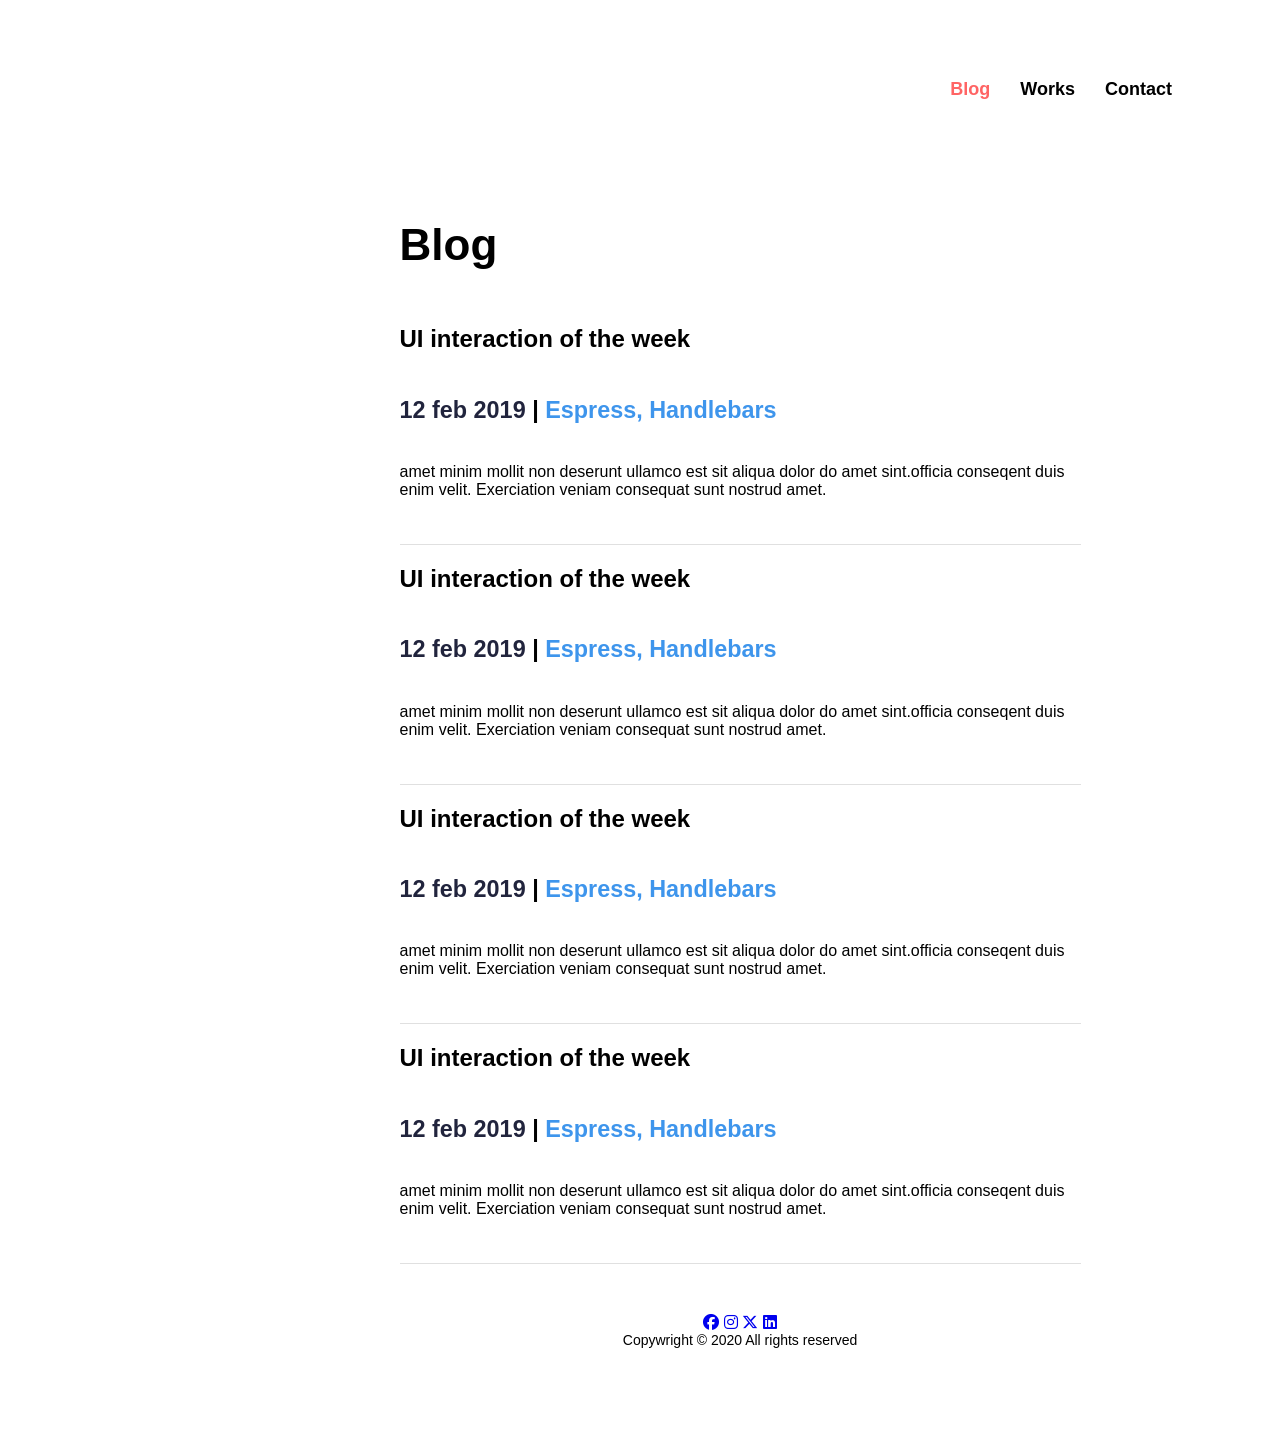
<file: blog destop.html>
<!DOCTYPE html>
<html lang="en">
<head>
    <meta charset="UTF-8">
    <meta name="viewport" content="width=device-width, initial-scale=1.0">
    <title>Document</title>
    <link rel="stylesheet" href="https://cdnjs.cloudflare.com/ajax/libs/font-awesome/6.5.0/css/all.min.css">
    <style>
        body{
    padding-left: 200px;
    padding-top: 20px;
    box-sizing: border-box;
    font-family: -apple-system, BlinkMacSystemFont, "Segoe UI", Roboto, Helvetica, Arial, sans-serif;
}
.container {
    max-width: 860px;
    margin: 0 auto;
    padding: 0 20px;
}
.page wrapper {
    max-width: 1152px;
    margin: auto;
    background: rgb(255, 255, 255);
    min-height: 100vh;
    display: flex;
    flex-direction: column;
}
header {
    display: flex;
    justify-content: flex-end;
    padding: 27px 60px;
}
header nav {
    font-size: 20px;
}
nav {
    display: flex;
    justify-content: flex-end;
    align-items: center;
    padding: 24px 40px;
    gap: 30px;
}

nav a {
    text-decoration: none;
    font-weight: 600;
    color: #000;
    font-size: 18px;
    transition: color 0.2s ease;
}

nav a:hover, nav a.active {
    color: #FF6464;
}
.container{
    width: 100%;
    max-width: 681px;
    margin: 0 auto;
    padding: 40px 20px 50px;
}
.blog-tittle{
    font-size: 44px;
    font-weight: 700;
    margin-bottom: 55px;
}
.post{
    padding-bottom: 29px;
    border-bottom: 1px solid #E0E0E0;
}
.h2{
    font-size: 50%;
    font-weight: 500;
    line-height: 44px;
    margin-bottom: 16px;
}

.meta{
    display: flex;
    gap: 20px;
    font-size: 20px;
    margin-bottom: 15px;
}
.date{ color: #21243d;}
.seperator{ color: #000;}
.cat{color: #3e95ec;}
.p{
    font-size: 16px;
    line-height: 23.5px;
    color: #000;
}

footer {
    text-align: center;
    padding: 50px 0 30px 0;
}
.social-icons {
    display: flex;
        gap: 15px;
        flex-wrap: wrap;
        font-size: 26px;
        margin: 0 14px;
        color: #21243D;
    }
.social-icons a{ text-decoration: none;
        font-size: 100px;
        color: #000000;
        transition: 0.3s;
    }
.copyright{
    font-size: 14px;
    color: rgb(0, 0, 0);
}
    </style>
</head>
<body>

    <div class="page wrapper">
        <header>
            <nav>
                <a href="#" class="active"> Blog</a>
                <a href="#">Works</a>
                <a href="#">Contact</a>
            </nav>
        </header>
    </div>
    <div class="container">
    <h1 class="blog-tittle"> Blog</h1>

    <div class="post">
        <h2>UI interaction of the week</h2>
        <div class="meta">
            <h3><span class="date"> 12 feb 2019</span>
            <span class="seprator">|</span>
            <span class="cat">Espress,  Handlebars</span></h3> 
        </div>
        <p> amet minim mollit non deserunt ullamco est sit aliqua dolor do amet sint.officia conseqent duis enim velit. Exerciation veniam consequat sunt nostrud amet. </p>
    </div>    

    <div class="post">
        <h2>UI interaction of the week</h2>
        <div class="meta">
            <h3><span class="date"> 12 feb 2019</span>
            <span class="seprator">|</span>
            <span class="cat">Espress,  Handlebars</span></h3> 
        </div>
        <p> amet minim mollit non deserunt ullamco est sit aliqua dolor do amet sint.officia conseqent duis enim velit. Exerciation veniam consequat sunt nostrud amet. </p>
    </div>    

    <div class="post">
        <h2>UI interaction of the week</h2>
        <div class="meta">
            <h3><span class="date"> 12 feb 2019</span>
            <span class="seprator">|</span>
            <span class="cat">Espress,  Handlebars</span></h3> 
        </div>
        <p> amet minim mollit non deserunt ullamco est sit aliqua dolor do amet sint.officia conseqent duis enim velit. Exerciation veniam consequat sunt nostrud amet. </p>
        
    </div>    

    <div class="post">
        <h2>UI interaction of the week</h2>
        <div class="meta">
            <h3><span class="date"> 12 feb 2019</span>
            <span class="seprator">|</span>
            <span class="cat">Espress,  Handlebars</span></h3> 
        </div>
        <p> amet minim mollit non deserunt ullamco est sit aliqua dolor do amet sint.officia conseqent duis enim velit. Exerciation veniam consequat sunt nostrud amet. </p>
    </div>    

    <footer>
        <div class="social-icon">
            <a href="https://Facebook.com" title="Facebook"><i class="fab fa-facebook"></i></a>
            <a href="https://instagram.com"  title="Instagram"><i class="fab fa-instagram"></i></a>
            <a href="https://twitter.com" title="X"><i class="fab fa-x-twitter"></i></a>
            <a href="https://Linkedin.com"  title="LinkedIn"><i class="fab fa-linkedin"></i></a>
        </div>
        
        <div class="copyright"> Copywright &copy 2020  All rights reserved</div>
    </footer>
</div>
</body>
</html>
</file>
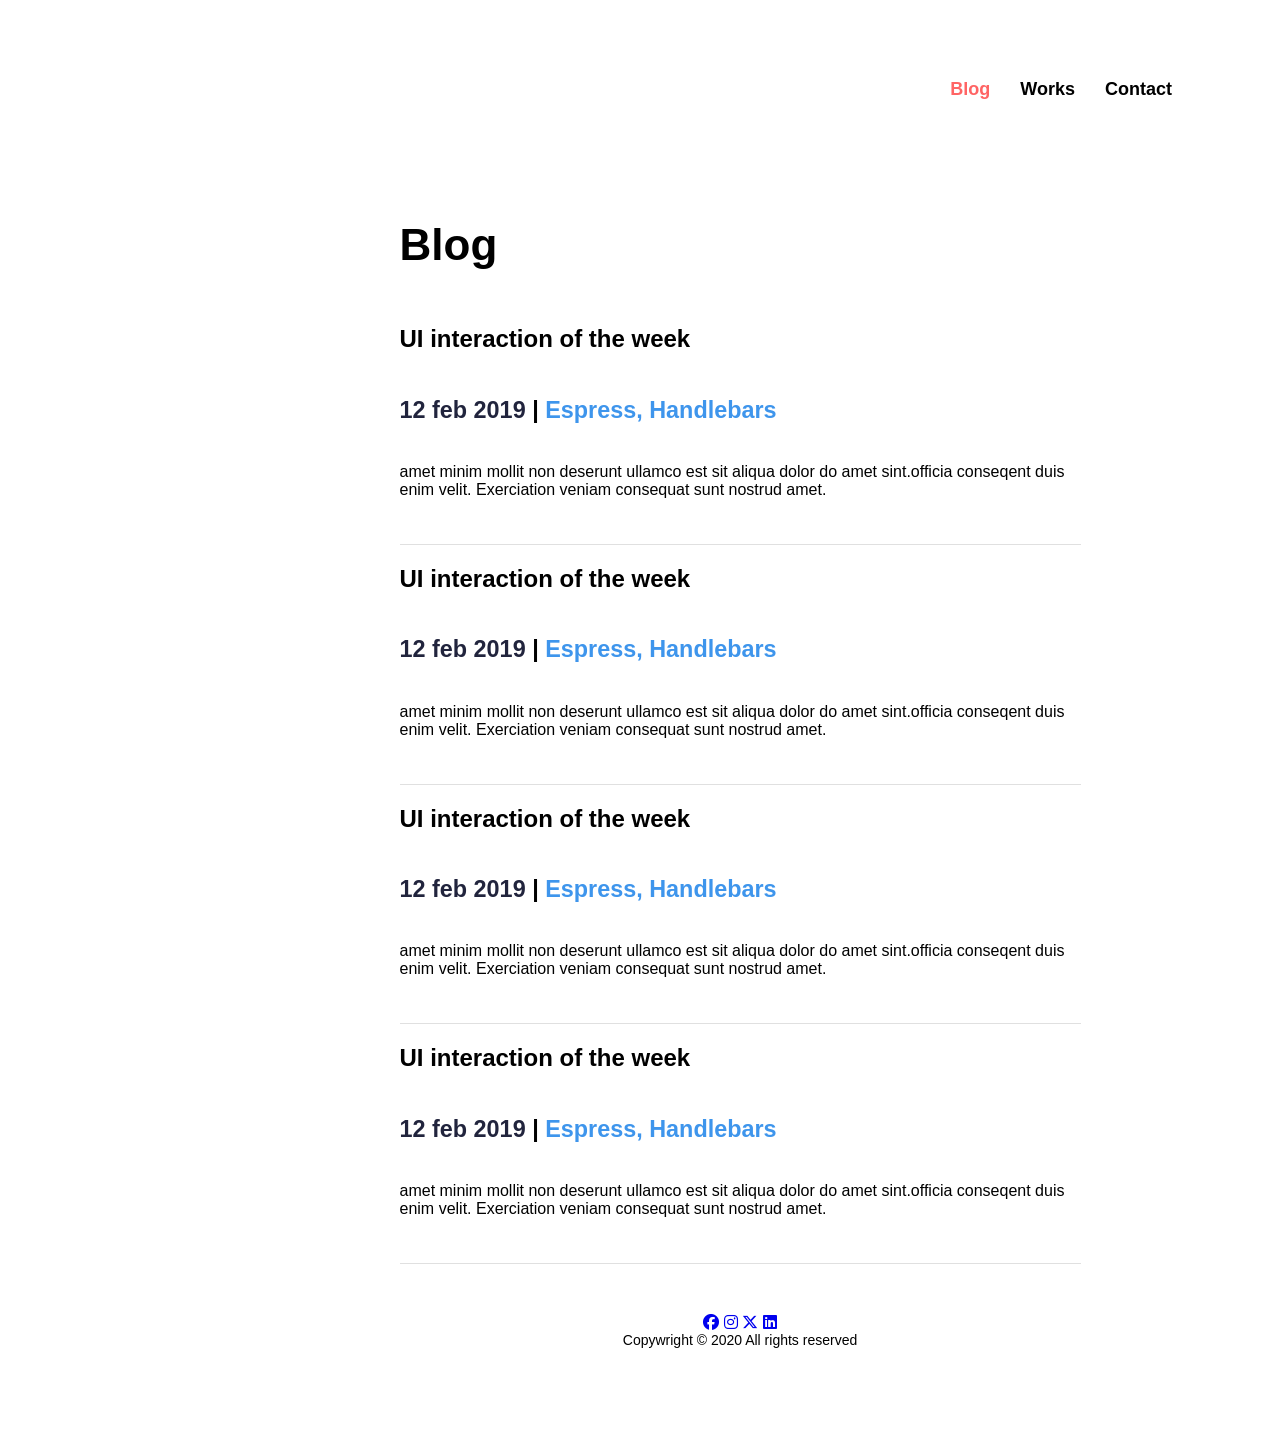
<file: blog.html>
<!DOCTYPE html>
<html lang="en">
<head>
    <meta charset="UTF-8">
    <meta name="viewport" content="width=device-width, initial-scale=1.0">
    <title>Document</title>
    <link rel="stylesheet" href="https://cdnjs.cloudflare.com/ajax/libs/font-awesome/6.5.0/css/all.min.css">
    <style>
        body{
    padding-left: 200px;
    padding-top: 20px;
    box-sizing: border-box;
    font-family: -apple-system, BlinkMacSystemFont, "Segoe UI", Roboto, Helvetica, Arial, sans-serif;
}
.container {
    max-width: 860px;
    margin: 0 auto;
    padding: 0 20px;
}
.page wrapper {
    max-width: 1152px;
    margin: auto;
    background: rgb(255, 255, 255);
    min-height: 100vh;
    display: flex;
    flex-direction: column;
}
header {
    display: flex;
    justify-content: flex-end;
    padding: 27px 60px;
}
header nav {
    font-size: 20px;
}
nav {
    display: flex;
    justify-content: flex-end;
    align-items: center;
    padding: 24px 40px;
    gap: 30px;
}

nav a {
    text-decoration: none;
    font-weight: 600;
    color: #000;
    font-size: 18px;
    transition: color 0.2s ease;
}

nav a:hover, nav a.active {
    color: #FF6464;
}
.container{
    width: 100%;
    max-width: 681px;
    margin: 0 auto;
    padding: 40px 20px 50px;
}
.blog-tittle{
    font-size: 44px;
    font-weight: 700;
    margin-bottom: 55px;
}
.post{
    padding-bottom: 29px;
    border-bottom: 1px solid #E0E0E0;
}
.h2{
    font-size: 50%;
    font-weight: 500;
    line-height: 44px;
    margin-bottom: 16px;
}

.meta{
    display: flex;
    gap: 20px;
    font-size: 20px;
    margin-bottom: 15px;
}
.date{ color: #21243d;}
.seperator{ color: #000;}
.cat{color: #3e95ec;}
.p{
    font-size: 16px;
    line-height: 23.5px;
    color: #000;
}

footer {
    text-align: center;
    padding: 50px 0 30px 0;
}
.social-icons {
    display: flex;
        gap: 15px;
        flex-wrap: wrap;
        font-size: 26px;
        margin: 0 14px;
        color: #21243D;
    }
.social-icons a{ text-decoration: none;
        font-size: 100px;
        color: #000000;
        transition: 0.3s;
    }
.copyright{
    font-size: 14px;
    color: rgb(0, 0, 0);
}
    </style>
</head>
<body>

    <div class="page wrapper">
        <header>
            <nav>
                <a href="#" class="active"> Blog</a>
                <a href="#">Works</a>
                <a href="#">Contact</a>
            </nav>
        </header>
    </div>
    <div class="container">
    <h1 class="blog-tittle"> Blog</h1>

    <div class="post">
        <h2>UI interaction of the week</h2>
        <div class="meta">
            <h3><span class="date"> 12 feb 2019</span>
            <span class="seprator">|</span>
            <span class="cat">Espress,  Handlebars</span></h3> 
        </div>
        <p> amet minim mollit non deserunt ullamco est sit aliqua dolor do amet sint.officia conseqent duis enim velit. Exerciation veniam consequat sunt nostrud amet. </p>
    </div>    

    <div class="post">
        <h2>UI interaction of the week</h2>
        <div class="meta">
            <h3><span class="date"> 12 feb 2019</span>
            <span class="seprator">|</span>
            <span class="cat">Espress,  Handlebars</span></h3> 
        </div>
        <p> amet minim mollit non deserunt ullamco est sit aliqua dolor do amet sint.officia conseqent duis enim velit. Exerciation veniam consequat sunt nostrud amet. </p>
    </div>    

    <div class="post">
        <h2>UI interaction of the week</h2>
        <div class="meta">
            <h3><span class="date"> 12 feb 2019</span>
            <span class="seprator">|</span>
            <span class="cat">Espress,  Handlebars</span></h3> 
        </div>
        <p> amet minim mollit non deserunt ullamco est sit aliqua dolor do amet sint.officia conseqent duis enim velit. Exerciation veniam consequat sunt nostrud amet. </p>
        
    </div>    

    <div class="post">
        <h2>UI interaction of the week</h2>
        <div class="meta">
            <h3><span class="date"> 12 feb 2019</span>
            <span class="seprator">|</span>
            <span class="cat">Espress,  Handlebars</span></h3> 
        </div>
        <p> amet minim mollit non deserunt ullamco est sit aliqua dolor do amet sint.officia conseqent duis enim velit. Exerciation veniam consequat sunt nostrud amet. </p>
    </div>    

    <footer>
        <div class="social-icon">
            <a href="https://Facebook.com" title="Facebook"><i class="fab fa-facebook"></i></a>
            <a href="https://instagram.com"  title="Instagram"><i class="fab fa-instagram"></i></a>
            <a href="https://twitter.com" title="X"><i class="fab fa-x-twitter"></i></a>
            <a href="https://Linkedin.com"  title="LinkedIn"><i class="fab fa-linkedin"></i></a>
        </div>
        
        <div class="copyright"> Copywright &copy 2020  All rights reserved</div>
    </footer>
</div>
</body>
</html>
</file>
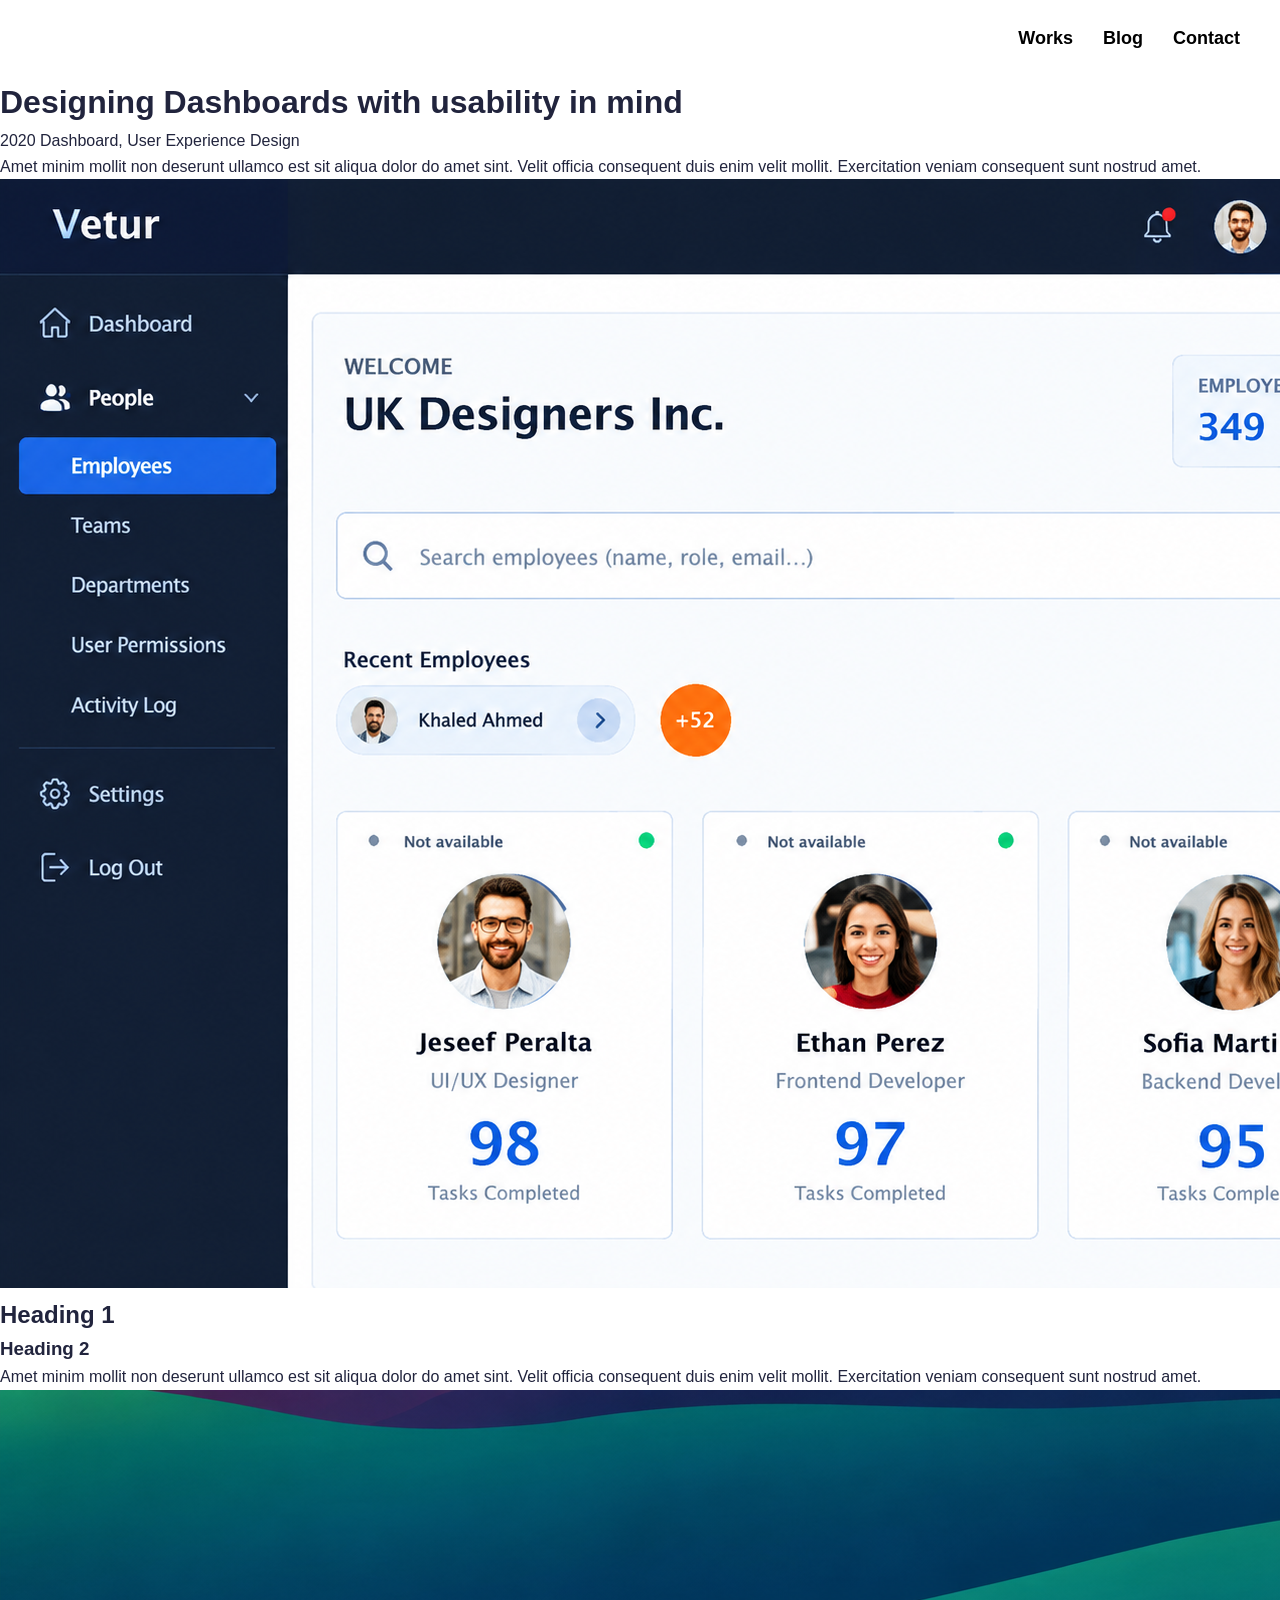
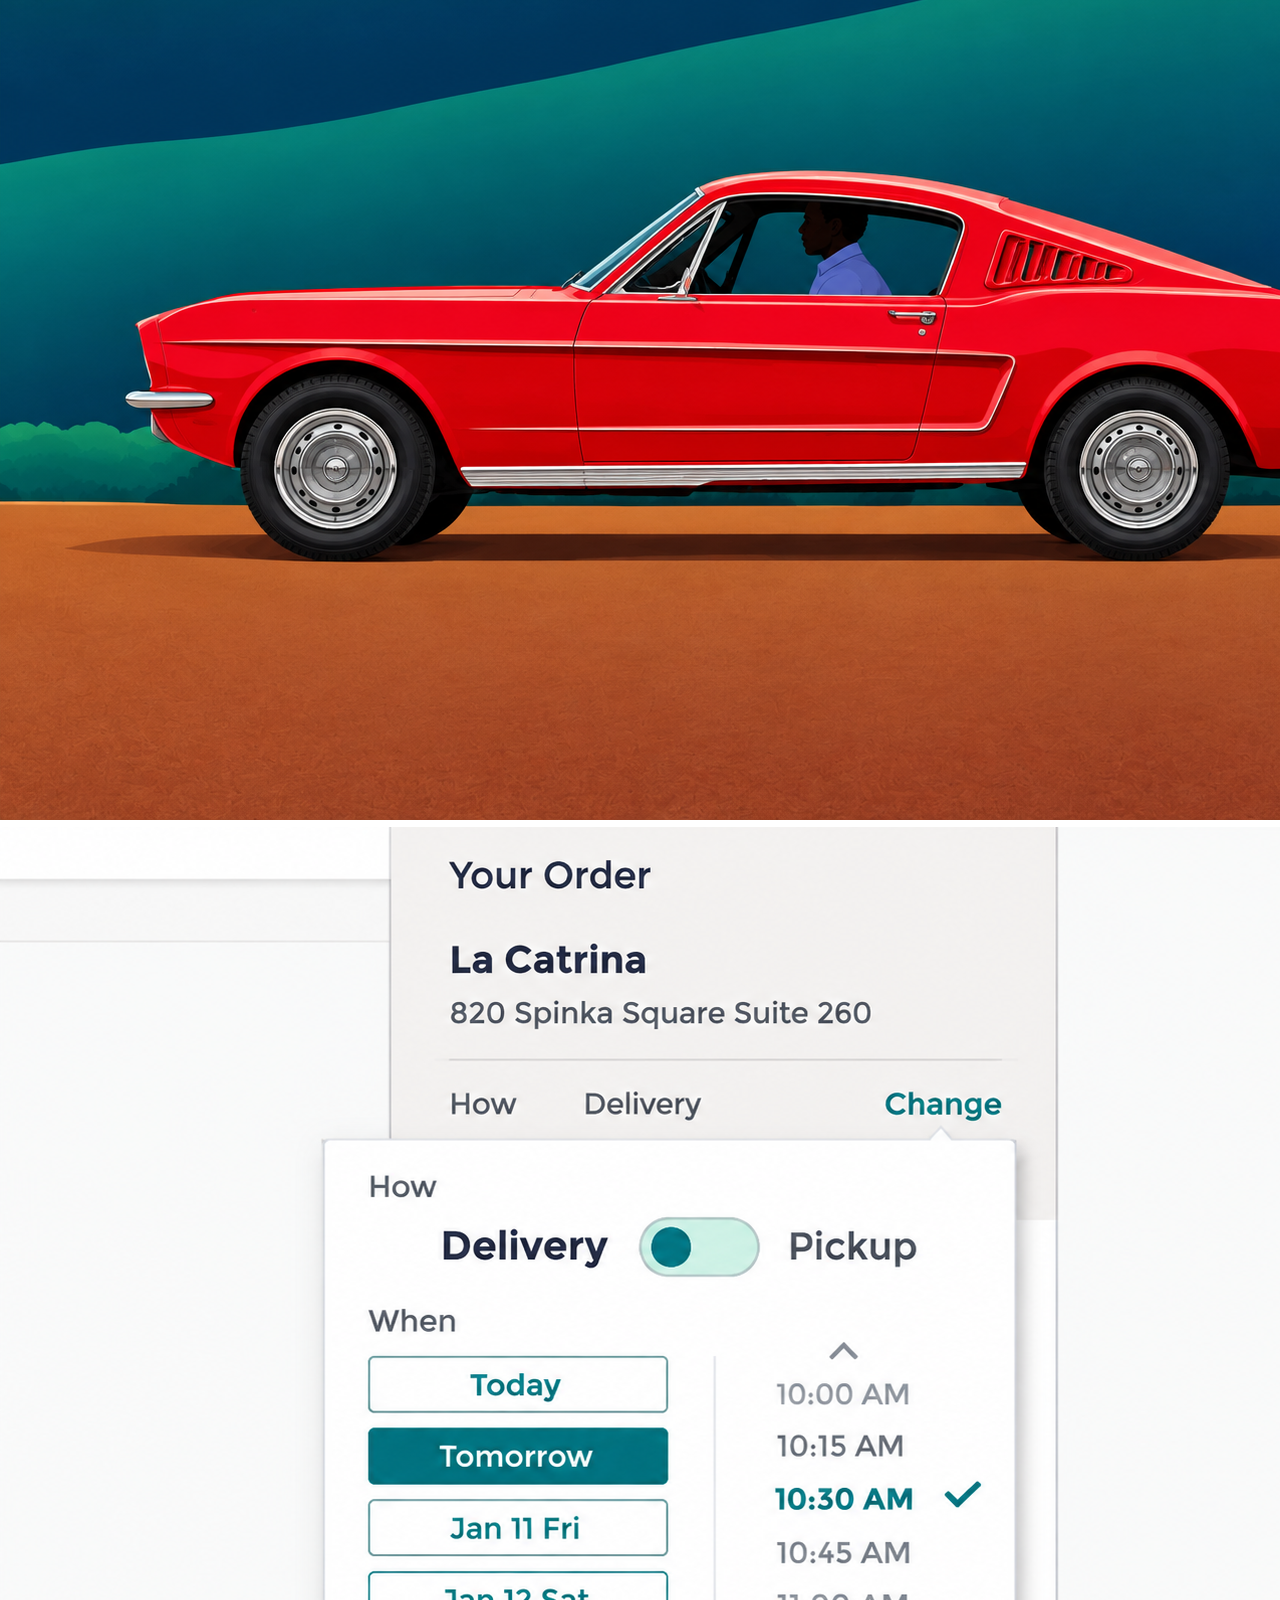
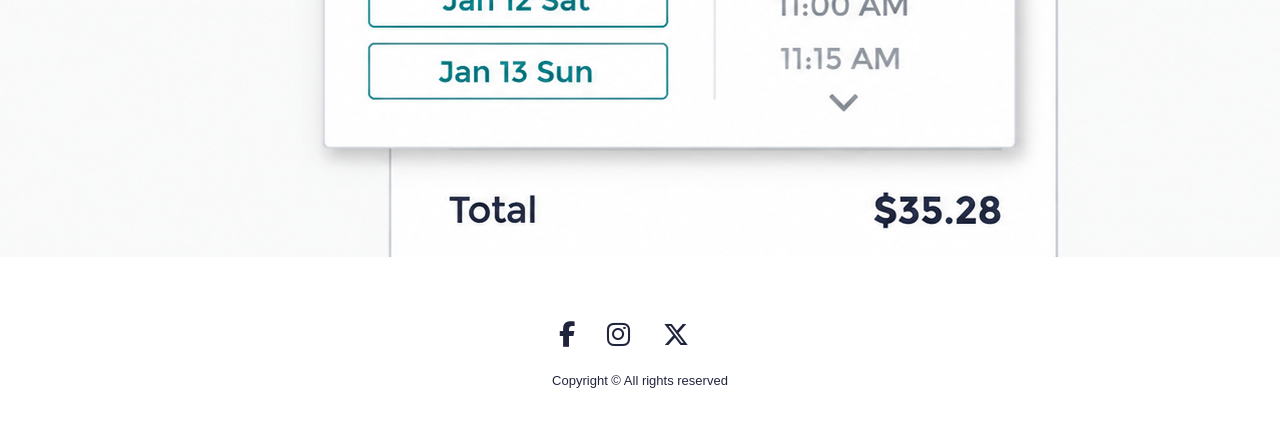
<file: detail.html>
<!DOCTYPE html>
<html lang="en-US">
    <head>
        <title> Designinig Dashboard with usability in mind</title>
        <meta name="viewport" content="width=device-width, initial-scale=" />
        <link rel="stylesheet" type="text/css" href="style.css" />
        <link rel="stylesheet" href="https://cdnjs.cloudflare.com/ajax/libs/font-awesome/6.5.0/css/all.min.css">
    </head>
    <body>
       <nav>
        <a href="/works.html">Works</a>
        <a href="/blog.html">Blog</a>
        <a href="/index.html#contact">Contact</a>
       </nav>
       <h1>Designing Dashboards with usability in mind</h1>
       <p > 2020 Dashboard, User Experience Design</p>
       <p> Amet minim mollit non deserunt ullamco est sit aliqua dolor do amet sint. Velit officia consequent duis enim velit mollit. Exercitation veniam consequent sunt nostrud amet.</p>
       <img src="Detail-Img 1.png" />
       <h2>Heading 1</h2>
        <h3>Heading 2</h3>
         <p> Amet minim mollit non deserunt ullamco est sit aliqua dolor do amet sint. Velit officia consequent duis enim velit mollit. Exercitation veniam consequent sunt nostrud amet.</p>
         <img src="Detail-Img 2.png" /> 
         <br />
         <img src="Detail-Img 3.png" />
         <footer>
            <div class="social-icons">
                <a href="https://facebook.com" target="_blank" class="facebook"><i class="fab fa-facebook-f"></i></a>
                <a href="https://instagram.com" target="_blank" class="instagram"><i class="fab fa-instagram"></i></a>
                <a href="https://x.com" target="_blank" class="twitter"><i class="fab fa-x-twitter"></i></a>
                <a href="linkedin.com" target="_blank" class="linkedin"><i class="fab fa-linkedein-in"></i></a>
            </div>
         <p>Copyright &copy; All rights reserved<p>    
         </footer>
    </body>
</html>
</file>
<file: style.css>
* {
    margin: 0;
    padding: 0;
    box-sizing: border-box;
    font-family: -apple-system, BlinkMacSystemFont, "Segoe UI", Roboto, Helvetica, Arial, sans-serif;
}

body {
    color: #21243D;
    background-color: #FFFFFF;
    line-height: 1.6;
}

.container {
    max-width: 860px;
    margin: 0 auto;
    padding: 0 20px;
}

/* Navbar */
nav {
    display: flex;
    justify-content: flex-end;
    align-items: center;
    padding: 24px 40px;
    gap: 30px;
}

nav a {
    text-decoration: none;
    font-weight: 600;
    color: #000;
    font-size: 18px;
    transition: color 0.2s ease;
}

nav a:hover, nav a.active {
    color: #FF6464;
}

/* Hero Section */
.hero {
    display: flex;
    justify-content: space-between;
    align-items: center;
    padding: 60px 0 80px 0;
    gap: 40px;
}

.hero-text h1 {
    font-size: 40px;
    font-weight: 800;
    line-height: 1.25;
    margin-bottom: 20px;
}

.hero-text p {
    color: #21243D;
    margin-bottom: 30px;
    max-width: 480px;
}

.btn-primary {
    background-color: #FF6464;
    color: #fff;
    border: none;
    padding: 12px 24px;
    border-radius: 4px;
    font-size: 18px;
    font-weight: 500;
    cursor: pointer;
    text-decoration: none;
    display: inline-block;
    transition: 0.2s;
}

.btn-primary:hover {
    background-color: #e04b4b;
}

.hero-avatar img {
    width: 220px;
    height: 220px;
    border-radius: 50%;
    object-fit: cover;
    box-shadow: -6px 12px 0px #EDF7FA;
}

/* Recent Posts (Home) */
.recent-section {
    background-color: #EDF7FA;
    padding: 30px 0 40px 0;
}

.recent-header {
    display: flex;
    justify-content: space-between;
    align-items: center;
    margin-bottom: 20px;
}

.recent-header a {
    color: #00A8CC;
    text-decoration: none;
}

.recent-cards {
    display: grid;
    grid-template-columns: 1fr 1fr;
    gap: 20px;
}

.post-card {
    background: #fff;
    padding: 24px;
    border-radius: 6px;
    box-shadow: 0 4px 10px rgba(187, 225, 250, 0.25);
}

.post-card h3 a {
    text-decoration: none;
    color: #21243D;
    font-size: 22px;
}

.meta-info {
    margin: 12px 0;
    font-size: 15px;
    color: #21243D;
}

.meta-info .separator {
    margin: 0 10px;
    color: #8695A6;
}

/* Work Item Cards */
.work-item {
    display: flex;
    gap: 24px;
    padding: 24px 0;
    border-bottom: 1px solid #E0E0E0;
}

.work-thumb {
    width: 220px;
    height: 160px;
    border-radius: 6px;
    object-fit: cover;
    background-color: #2b3046;
}

.work-info h2 a {
    text-decoration: none;
    color: #21243D;
    font-size: 24px;
}

.badge-year {
    display: inline-block;
    background-color: #142850;
    color: white;
    font-size: 13px;
    font-weight: 800;
    border-radius: 16px;
    padding: 2px 10px;
    margin-right: 18px;
}

.work-category {
    color: #8695A6;
    font-size: 16px;
}

/* Detail Page */
.detail-header h1 {
    font-size: 34px;
    margin-bottom: 16px;
}

.badge-highlight {
    background-color: #FF7C7C;
}

.detail-body p {
    margin: 20px 0;
}

.detail-img {
    width: 100%;
    border-radius: 6px;
    margin: 20px 0;
}

/* Footer */
footer {
    text-align: center;
    padding: 50px 0 30px 0;
}

.social-icons a {
    font-size: 26px;
    margin: 0 14px;
    color: #21243D;
    text-decoration: none;
}

footer p {
    font-size: 13px;
    color: #21243D;
    margin-top: 15px;
}

/* Responsive */
@media (max-width: 768px) {
    .hero {
        flex-direction: column-reverse;
        text-align: center;
    }
    .recent-cards {
        grid-template-columns: 1fr;
    }
    .work-item {
        flex-direction: column;
    }
    .work-thumb {
        width: 100%;
        height: auto;
    }
}
</file>
